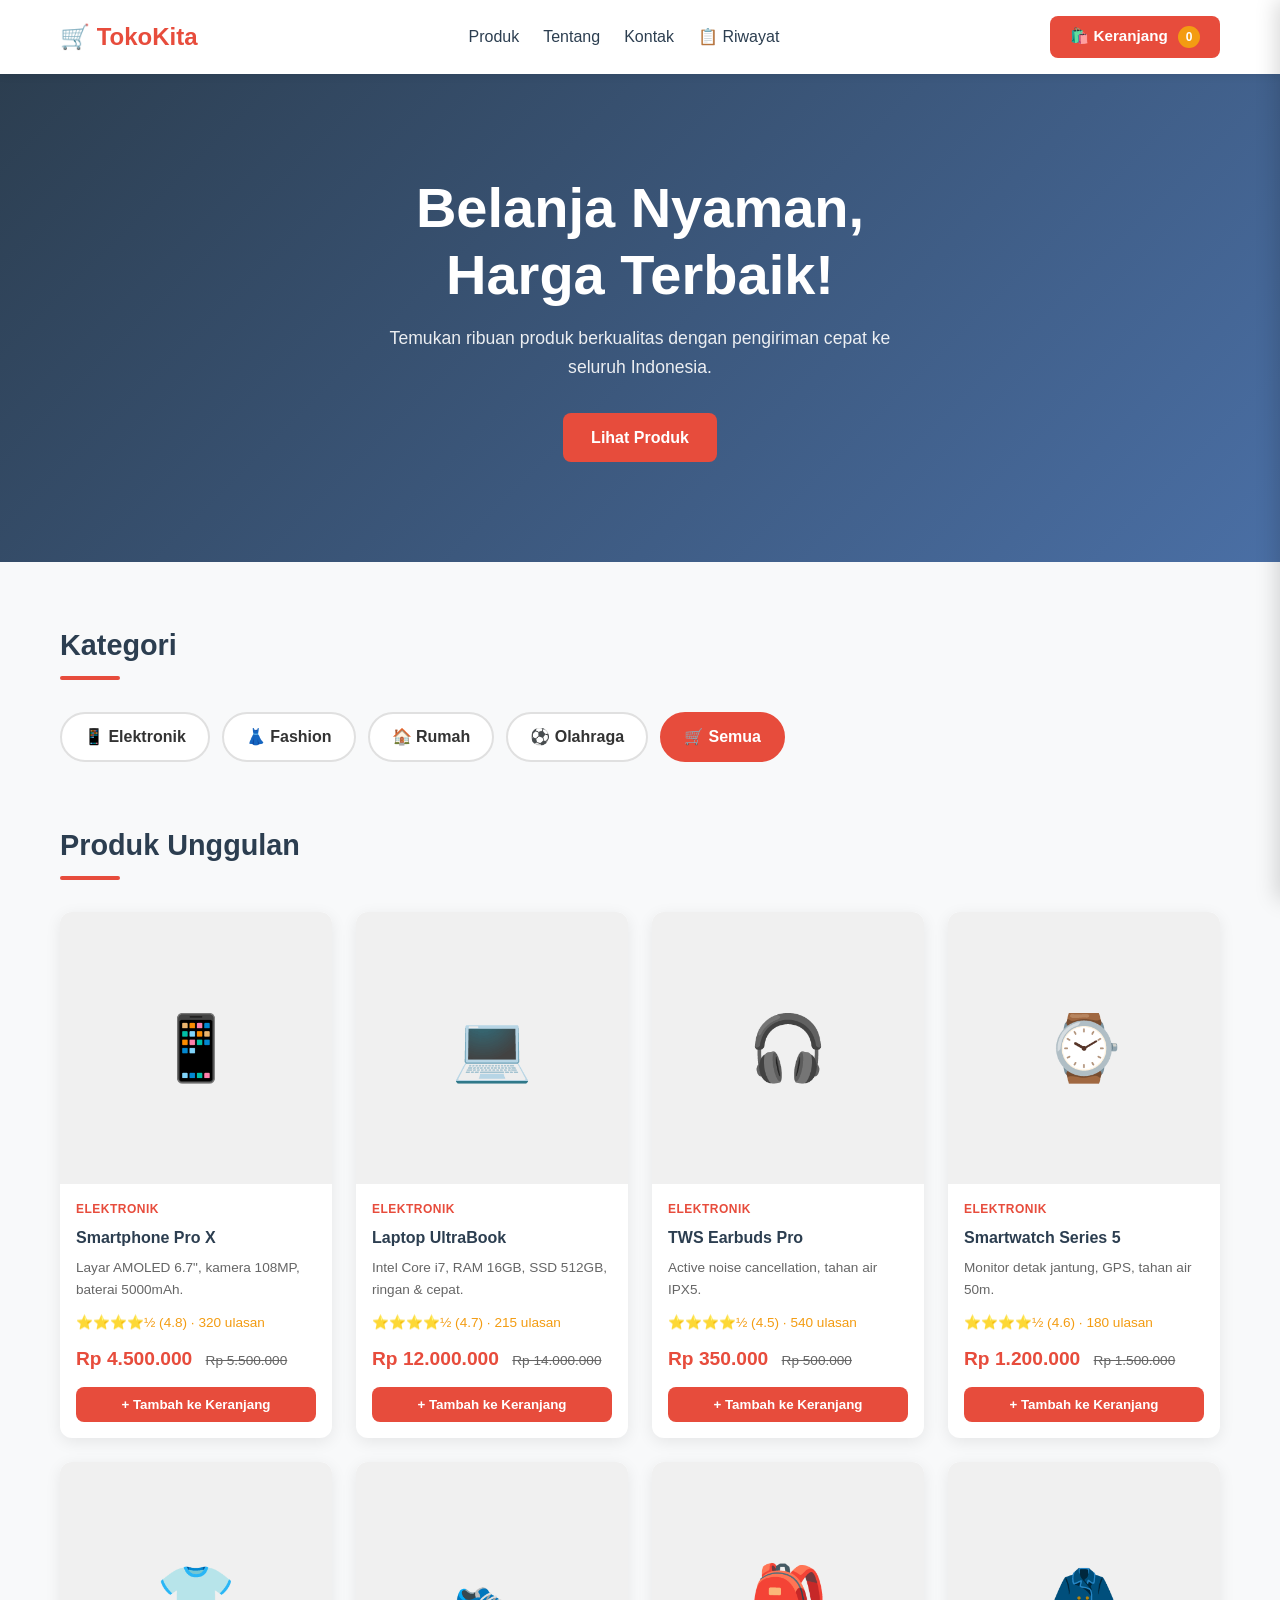
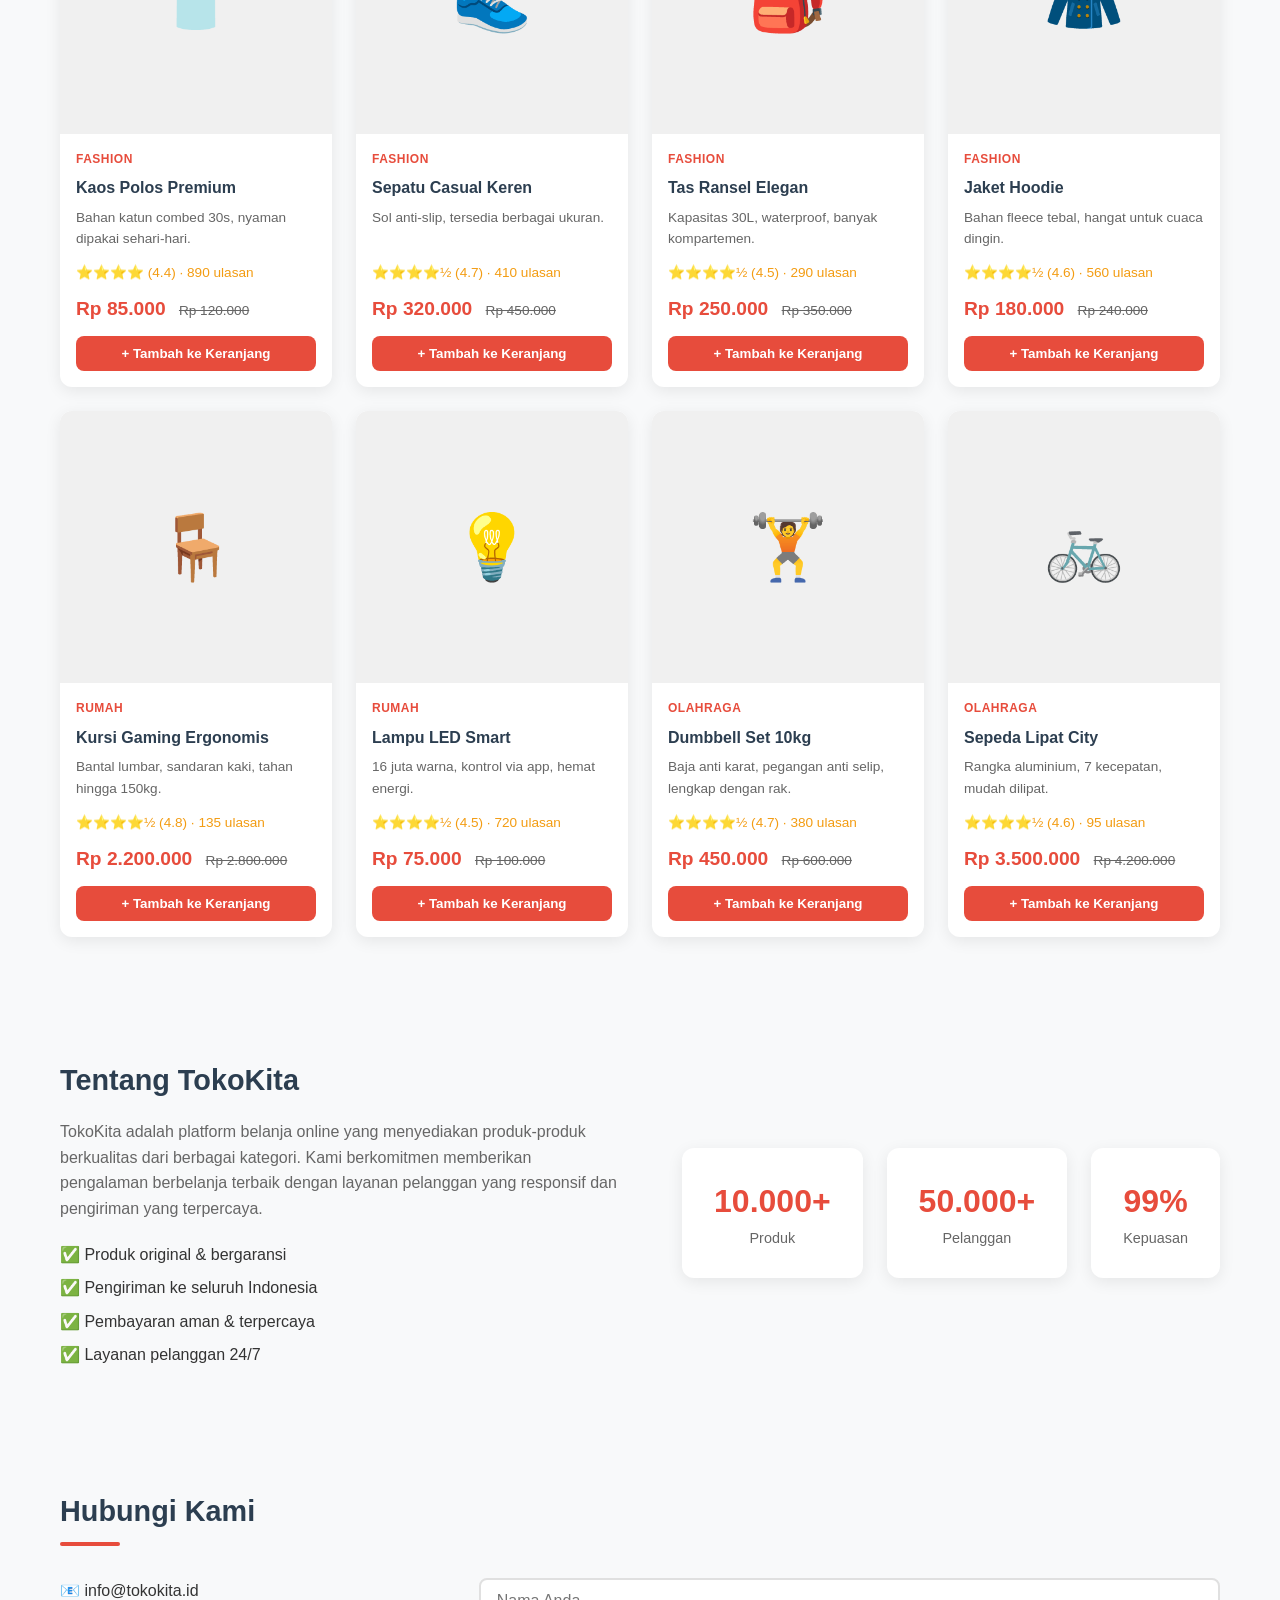
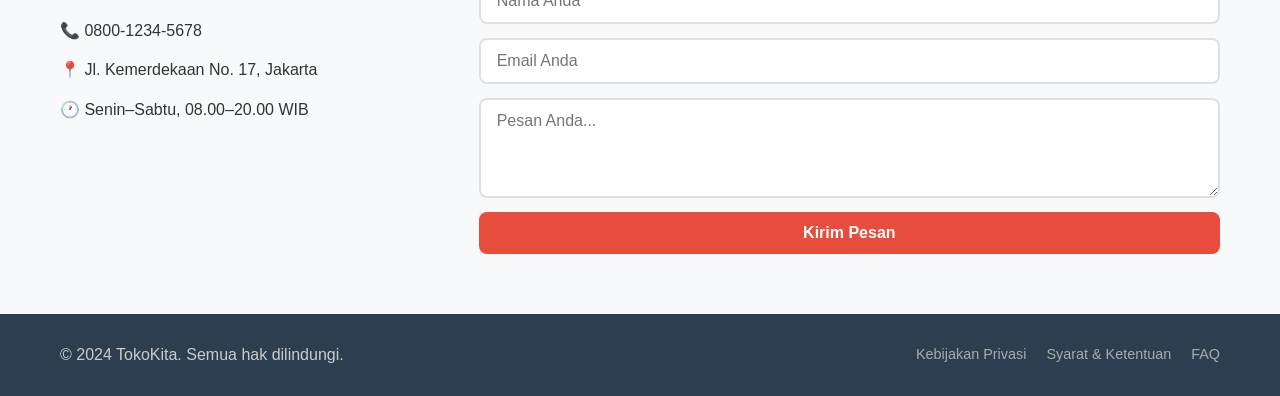
<file: index.html>
<!DOCTYPE html>
<html lang="id">
<head>
  <meta charset="UTF-8" />
  <meta name="viewport" content="width=device-width, initial-scale=1.0" />
  <title>TokoKita – Belanja Mudah & Hemat</title>
  <link rel="stylesheet" href="style.css" />
</head>
<body>

  <!-- HEADER -->
  <header>
    <div class="container header-inner">
      <a href="#" class="logo">🛒 TokoKita</a>
      <nav>
        <a href="#produk">Produk</a>
        <a href="#tentang">Tentang</a>
        <a href="#kontak">Kontak</a>
        <a href="#" id="historyNavBtn">📋 Riwayat</a>
      </nav>
      <button class="cart-btn" id="cartBtn" aria-label="Buka keranjang">
        🛍️ Keranjang <span class="cart-count" id="cartCount">0</span>
      </button>
    </div>
  </header>

  <!-- HERO -->
  <section class="hero">
    <div class="hero-content">
      <h1>Belanja Nyaman,<br/>Harga Terbaik!</h1>
      <p>Temukan ribuan produk berkualitas dengan pengiriman cepat ke seluruh Indonesia.</p>
      <a href="#produk" class="btn-primary">Lihat Produk</a>
    </div>
  </section>

  <!-- KATEGORI -->
  <section class="categories container">
    <h2 class="section-title">Kategori</h2>
    <div class="cat-grid">
      <div class="cat-card" data-filter="elektronik">📱 Elektronik</div>
      <div class="cat-card" data-filter="fashion">👗 Fashion</div>
      <div class="cat-card" data-filter="rumah">🏠 Rumah</div>
      <div class="cat-card" data-filter="olahraga">⚽ Olahraga</div>
      <div class="cat-card" data-filter="">🛒 Semua</div>
    </div>
  </section>

  <!-- PRODUK -->
  <section class="products-section container" id="produk">
    <h2 class="section-title">Produk Unggulan</h2>
    <div class="product-grid" id="productGrid"></div>
  </section>

  <!-- TENTANG -->
  <section class="about container" id="tentang">
    <div class="about-inner">
      <div class="about-text">
        <h2>Tentang TokoKita</h2>
        <p>TokoKita adalah platform belanja online yang menyediakan produk-produk berkualitas dari berbagai kategori. Kami berkomitmen memberikan pengalaman berbelanja terbaik dengan layanan pelanggan yang responsif dan pengiriman yang terpercaya.</p>
        <ul class="about-list">
          <li>✅ Produk original & bergaransi</li>
          <li>✅ Pengiriman ke seluruh Indonesia</li>
          <li>✅ Pembayaran aman & terpercaya</li>
          <li>✅ Layanan pelanggan 24/7</li>
        </ul>
      </div>
      <div class="about-stats">
        <div class="stat"><span>10.000+</span>Produk</div>
        <div class="stat"><span>50.000+</span>Pelanggan</div>
        <div class="stat"><span>99%</span>Kepuasan</div>
      </div>
    </div>
  </section>

  <!-- KONTAK -->
  <section class="contact container" id="kontak">
    <h2 class="section-title">Hubungi Kami</h2>
    <div class="contact-inner">
      <div class="contact-info">
        <p>📧 info@tokokita.id</p>
        <p>📞 0800-1234-5678</p>
        <p>📍 Jl. Kemerdekaan No. 17, Jakarta</p>
        <p>🕐 Senin–Sabtu, 08.00–20.00 WIB</p>
      </div>
      <form class="contact-form" id="contactForm">
        <input type="text" placeholder="Nama Anda" required />
        <input type="email" placeholder="Email Anda" required />
        <textarea rows="4" placeholder="Pesan Anda..." required></textarea>
        <button type="submit" class="btn-primary">Kirim Pesan</button>
      </form>
    </div>
  </section>

  <!-- FOOTER -->
  <footer>
    <div class="container footer-inner">
      <p>© 2024 TokoKita. Semua hak dilindungi.</p>
      <div class="footer-links">
        <a href="#">Kebijakan Privasi</a>
        <a href="#">Syarat & Ketentuan</a>
        <a href="#">FAQ</a>
      </div>
    </div>
  </footer>

  <!-- CART SIDEBAR -->
  <div class="cart-overlay" id="cartOverlay"></div>
  <aside class="cart-sidebar" id="cartSidebar">
    <div class="cart-header">
      <h3>🛍️ Keranjang Belanja</h3>
      <button class="close-cart" id="closeCart" aria-label="Tutup keranjang">✕</button>
    </div>
    <div class="cart-items" id="cartItems">
      <p class="cart-empty">Keranjang masih kosong.</p>
    </div>
    <div class="cart-footer">
      <div class="cart-total">Total: <strong id="cartTotal">Rp 0</strong></div>
      <button class="btn-primary" id="checkoutBtn">Checkout</button>
    </div>
  </aside>

  <!-- TOAST -->
  <div class="toast" id="toast"></div>

  <!-- CHECKOUT MODAL -->
  <div class="modal-overlay" id="modalOverlay">
    <div class="modal" id="checkoutModal">
      <h3>Informasi Pengiriman</h3>
      <form id="checkoutForm">
        <input type="text" id="coName" placeholder="Nama Lengkap" required />
        <input type="text" id="coPhone" placeholder="Nomor Telepon" required />
        <input type="text" id="coAddress" placeholder="Alamat Lengkap" required />
        <select id="coPayment" required>
          <option value="">-- Pilih Metode Pembayaran --</option>
          <option value="transfer">Transfer Bank</option>
          <option value="cod">COD (Bayar di Tempat)</option>
          <option value="ewallet">E-Wallet (GoPay / OVO / Dana)</option>
        </select>
        <div class="modal-actions">
          <button type="button" class="btn-secondary" id="cancelCheckout">Batal</button>
          <button type="submit" class="btn-primary">Pesan Sekarang</button>
        </div>
      </form>
    </div>
  </div>

  <!-- HISTORY MODAL -->
  <div class="modal-overlay" id="historyOverlay">
    <div class="modal modal-history" id="historyModal">
      <div class="modal-history-header">
        <h3>📋 Riwayat Pembelian</h3>
        <button class="close-history" id="closeHistory" aria-label="Tutup riwayat">✕</button>
      </div>
      <div class="history-list" id="historyList">
        <p class="cart-empty">Belum ada riwayat pembelian.</p>
      </div>
    </div>
  </div>

  <script src="script.js"></script>
</body>
</html>
</file>
<file: style.css>
/* ===== RESET & BASE ===== */
*, *::before, *::after { box-sizing: border-box; margin: 0; padding: 0; }

:root {
  --primary: #e74c3c;
  --primary-dark: #c0392b;
  --accent: #f39c12;
  --dark: #2c3e50;
  --light-bg: #f8f9fa;
  --card-bg: #ffffff;
  --text: #333;
  --text-light: #666;
  --border: #e0e0e0;
  --radius: 12px;
  --shadow: 0 4px 16px rgba(0,0,0,.08);
  --transition: .25s ease;
}

html { scroll-behavior: smooth; }

body {
  font-family: 'Segoe UI', Arial, sans-serif;
  color: var(--text);
  background: var(--light-bg);
  line-height: 1.6;
}

a { color: inherit; text-decoration: none; }

.container { max-width: 1200px; margin: 0 auto; padding: 0 20px; }

/* ===== BUTTONS ===== */
.btn-primary {
  display: inline-block;
  background: var(--primary);
  color: #fff;
  padding: 12px 28px;
  border: none;
  border-radius: 8px;
  font-size: 1rem;
  font-weight: 600;
  cursor: pointer;
  transition: background var(--transition), transform var(--transition);
}
.btn-primary:hover { background: var(--primary-dark); transform: translateY(-2px); }

.btn-secondary {
  display: inline-block;
  background: transparent;
  color: var(--primary);
  padding: 12px 28px;
  border: 2px solid var(--primary);
  border-radius: 8px;
  font-size: 1rem;
  font-weight: 600;
  cursor: pointer;
  transition: all var(--transition);
}
.btn-secondary:hover { background: var(--primary); color: #fff; }

/* ===== HEADER ===== */
header {
  background: #fff;
  box-shadow: 0 2px 8px rgba(0,0,0,.08);
  position: sticky;
  top: 0;
  z-index: 100;
}
.header-inner {
  display: flex;
  align-items: center;
  justify-content: space-between;
  padding: 16px 20px;
  flex-wrap: wrap;
  gap: 12px;
}
.logo { font-size: 1.5rem; font-weight: 700; color: var(--primary); }
nav { display: flex; gap: 24px; }
nav a { font-weight: 500; color: var(--dark); transition: color var(--transition); }
nav a:hover { color: var(--primary); }

.cart-btn {
  position: relative;
  background: var(--primary);
  color: #fff;
  border: none;
  padding: 10px 20px;
  border-radius: 8px;
  font-size: .95rem;
  font-weight: 600;
  cursor: pointer;
  transition: background var(--transition);
}
.cart-btn:hover { background: var(--primary-dark); }
.cart-count {
  background: var(--accent);
  color: #fff;
  border-radius: 50%;
  width: 22px;
  height: 22px;
  display: inline-flex;
  align-items: center;
  justify-content: center;
  font-size: .75rem;
  font-weight: 700;
  margin-left: 6px;
}

/* ===== HERO ===== */
.hero {
  background: linear-gradient(135deg, var(--dark) 0%, #4a6fa5 100%);
  color: #fff;
  padding: 100px 20px;
  text-align: center;
}
.hero h1 { font-size: clamp(2rem, 5vw, 3.5rem); font-weight: 800; margin-bottom: 16px; line-height: 1.2; }
.hero p { font-size: 1.1rem; opacity: .9; margin-bottom: 32px; max-width: 540px; margin-left: auto; margin-right: auto; }

/* ===== SECTION TITLE ===== */
.section-title {
  font-size: 1.8rem;
  font-weight: 700;
  color: var(--dark);
  margin-bottom: 32px;
  position: relative;
  padding-bottom: 12px;
}
.section-title::after {
  content: '';
  position: absolute;
  bottom: 0; left: 0;
  width: 60px; height: 4px;
  background: var(--primary);
  border-radius: 2px;
}

/* ===== CATEGORIES ===== */
.categories { padding: 60px 20px 20px; }
.cat-grid {
  display: flex;
  flex-wrap: wrap;
  gap: 12px;
}
.cat-card {
  background: #fff;
  border: 2px solid var(--border);
  border-radius: 30px;
  padding: 10px 22px;
  font-weight: 600;
  cursor: pointer;
  transition: all var(--transition);
  user-select: none;
}
.cat-card:hover, .cat-card.active {
  background: var(--primary);
  color: #fff;
  border-color: var(--primary);
}

/* ===== PRODUCTS ===== */
.products-section { padding: 40px 20px 60px; }
.product-grid {
  display: grid;
  grid-template-columns: repeat(auto-fill, minmax(240px, 1fr));
  gap: 24px;
}
.product-card {
  background: var(--card-bg);
  border-radius: var(--radius);
  box-shadow: var(--shadow);
  overflow: hidden;
  transition: transform var(--transition), box-shadow var(--transition);
  display: flex;
  flex-direction: column;
}
.product-card:hover { transform: translateY(-6px); box-shadow: 0 8px 28px rgba(0,0,0,.14); }

.product-img {
  width: 100%;
  aspect-ratio: 1;
  object-fit: cover;
  background: #f0f0f0;
  display: flex;
  align-items: center;
  justify-content: center;
  font-size: 4rem;
}
.product-body { padding: 16px; flex: 1; display: flex; flex-direction: column; }
.product-category {
  font-size: .75rem;
  font-weight: 700;
  text-transform: uppercase;
  letter-spacing: .5px;
  color: var(--primary);
  margin-bottom: 6px;
}
.product-name { font-size: 1rem; font-weight: 700; color: var(--dark); margin-bottom: 6px; }
.product-desc { font-size: .85rem; color: var(--text-light); margin-bottom: 12px; flex: 1; }
.product-rating { color: var(--accent); font-size: .85rem; margin-bottom: 10px; }
.product-price {
  font-size: 1.2rem;
  font-weight: 800;
  color: var(--primary);
  margin-bottom: 12px;
}
.product-original-price {
  font-size: .85rem;
  text-decoration: line-through;
  color: var(--text-light);
  margin-left: 8px;
  font-weight: 400;
}
.add-to-cart {
  width: 100%;
  padding: 10px;
  background: var(--primary);
  color: #fff;
  border: none;
  border-radius: 8px;
  font-weight: 600;
  cursor: pointer;
  transition: background var(--transition);
}
.add-to-cart:hover { background: var(--primary-dark); }

/* ===== ABOUT ===== */
.about { padding: 60px 20px; }
.about-inner {
  display: flex;
  gap: 60px;
  align-items: center;
  flex-wrap: wrap;
}
.about-text { flex: 1; min-width: 280px; }
.about-text h2 { font-size: 1.8rem; font-weight: 700; color: var(--dark); margin-bottom: 16px; }
.about-text p { color: var(--text-light); margin-bottom: 20px; }
.about-list { list-style: none; display: flex; flex-direction: column; gap: 8px; }
.about-list li { font-weight: 500; }

.about-stats {
  display: flex;
  gap: 24px;
  flex-wrap: wrap;
}
.stat {
  background: var(--card-bg);
  border-radius: var(--radius);
  box-shadow: var(--shadow);
  padding: 28px 32px;
  text-align: center;
  min-width: 120px;
}
.stat span { display: block; font-size: 2rem; font-weight: 800; color: var(--primary); }
.stat { font-size: .9rem; color: var(--text-light); font-weight: 500; }

/* ===== CONTACT ===== */
.contact { padding: 60px 20px; }
.contact-inner {
  display: flex;
  gap: 48px;
  flex-wrap: wrap;
}
.contact-info { display: flex; flex-direction: column; gap: 14px; font-size: 1rem; flex: 1; min-width: 220px; }
.contact-form {
  flex: 2;
  min-width: 280px;
  display: flex;
  flex-direction: column;
  gap: 14px;
}
.contact-form input,
.contact-form textarea,
.contact-form select {
  width: 100%;
  padding: 12px 16px;
  border: 2px solid var(--border);
  border-radius: 8px;
  font-size: 1rem;
  outline: none;
  transition: border-color var(--transition);
  font-family: inherit;
}
.contact-form input:focus,
.contact-form textarea:focus { border-color: var(--primary); }

/* ===== FOOTER ===== */
footer { background: var(--dark); color: #ccc; padding: 28px 20px; }
.footer-inner {
  display: flex;
  justify-content: space-between;
  align-items: center;
  flex-wrap: wrap;
  gap: 12px;
}
.footer-links { display: flex; gap: 20px; }
.footer-links a { color: #aaa; font-size: .9rem; transition: color var(--transition); }
.footer-links a:hover { color: #fff; }

/* ===== CART SIDEBAR ===== */
.cart-overlay {
  display: none;
  position: fixed;
  inset: 0;
  background: rgba(0,0,0,.4);
  z-index: 200;
}
.cart-overlay.open { display: block; }

.cart-sidebar {
  position: fixed;
  top: 0; right: 0;
  width: 360px;
  max-width: 100vw;
  height: 100%;
  background: #fff;
  box-shadow: -4px 0 20px rgba(0,0,0,.15);
  z-index: 201;
  transform: translateX(100%);
  transition: transform .3s ease;
  display: flex;
  flex-direction: column;
}
.cart-sidebar.open { transform: translateX(0); }

.cart-header {
  display: flex;
  justify-content: space-between;
  align-items: center;
  padding: 20px;
  border-bottom: 1px solid var(--border);
}
.cart-header h3 { font-size: 1.1rem; font-weight: 700; }
.close-cart { background: none; border: none; font-size: 1.4rem; cursor: pointer; color: var(--text-light); }
.close-cart:hover { color: var(--primary); }

.cart-items { flex: 1; overflow-y: auto; padding: 16px; display: flex; flex-direction: column; gap: 12px; }
.cart-empty { color: var(--text-light); text-align: center; margin-top: 40px; }

.cart-item {
  display: flex;
  align-items: center;
  gap: 12px;
  background: var(--light-bg);
  border-radius: 8px;
  padding: 12px;
}
.cart-item-icon { font-size: 2rem; }
.cart-item-info { flex: 1; }
.cart-item-info strong { display: block; font-size: .9rem; }
.cart-item-info span { font-size: .85rem; color: var(--text-light); }
.cart-item-price { font-weight: 700; color: var(--primary); font-size: .9rem; }

.cart-item-controls { display: flex; align-items: center; gap: 6px; margin-top: 4px; }
.qty-btn {
  width: 24px; height: 24px;
  border-radius: 50%;
  border: 1px solid var(--border);
  background: #fff;
  cursor: pointer;
  font-size: 1rem;
  font-weight: 700;
  display: flex; align-items: center; justify-content: center;
  transition: background var(--transition);
}
.qty-btn:hover { background: var(--primary); color: #fff; border-color: var(--primary); }
.qty-label { font-size: .85rem; font-weight: 600; min-width: 20px; text-align: center; }

.cart-footer {
  padding: 16px 20px;
  border-top: 1px solid var(--border);
  display: flex;
  flex-direction: column;
  gap: 12px;
}
.cart-total { font-size: 1rem; font-weight: 600; }
.cart-footer .btn-primary { width: 100%; text-align: center; }

/* ===== TOAST ===== */
.toast {
  position: fixed;
  bottom: 24px; left: 50%;
  transform: translateX(-50%) translateY(80px);
  background: var(--dark);
  color: #fff;
  padding: 12px 28px;
  border-radius: 30px;
  font-weight: 600;
  font-size: .95rem;
  z-index: 999;
  opacity: 0;
  transition: all .3s ease;
  pointer-events: none;
  white-space: nowrap;
}
.toast.show { opacity: 1; transform: translateX(-50%) translateY(0); }

/* ===== MODAL ===== */
.modal-overlay {
  display: none;
  position: fixed;
  inset: 0;
  background: rgba(0,0,0,.5);
  z-index: 300;
  align-items: center;
  justify-content: center;
}
.modal-overlay.open { display: flex; }

.modal {
  background: #fff;
  border-radius: var(--radius);
  padding: 32px;
  width: 100%;
  max-width: 480px;
  margin: 20px;
  box-shadow: 0 16px 48px rgba(0,0,0,.2);
}
.modal h3 { font-size: 1.4rem; font-weight: 700; margin-bottom: 20px; color: var(--dark); }
#checkoutForm { display: flex; flex-direction: column; gap: 14px; }
#checkoutForm input,
#checkoutForm select {
  padding: 12px 16px;
  border: 2px solid var(--border);
  border-radius: 8px;
  font-size: 1rem;
  outline: none;
  transition: border-color var(--transition);
  font-family: inherit;
}
#checkoutForm input:focus,
#checkoutForm select:focus { border-color: var(--primary); }
.modal-actions { display: flex; gap: 12px; justify-content: flex-end; margin-top: 8px; }

/* ===== HISTORY MODAL ===== */
.modal-history {
  max-width: 600px;
  max-height: 80vh;
  display: flex;
  flex-direction: column;
  padding: 0;
  overflow: hidden;
}
.modal-history-header {
  display: flex;
  align-items: center;
  justify-content: space-between;
  padding: 20px 24px;
  border-bottom: 1px solid var(--border);
}
.modal-history-header h3 { font-size: 1.3rem; font-weight: 700; color: var(--dark); }
.close-history {
  background: none;
  border: none;
  font-size: 1.2rem;
  cursor: pointer;
  color: var(--text-light);
  line-height: 1;
  padding: 4px 8px;
  border-radius: 6px;
  transition: background var(--transition);
}
.close-history:hover { background: var(--light-bg); }

.history-list {
  overflow-y: auto;
  padding: 16px 24px;
  display: flex;
  flex-direction: column;
  gap: 16px;
}
.history-order {
  border: 1px solid var(--border);
  border-radius: var(--radius);
  overflow: hidden;
}
.history-order-header {
  display: flex;
  align-items: center;
  justify-content: space-between;
  flex-wrap: wrap;
  gap: 8px;
  background: var(--light-bg);
  padding: 10px 16px;
  font-size: .9rem;
}
.history-order-id { font-weight: 700; color: var(--dark); }
.history-order-date { color: var(--text-light); }
.history-order-total { font-weight: 700; color: var(--primary); }
.history-order-info {
  display: flex;
  flex-wrap: wrap;
  gap: 10px;
  padding: 10px 16px;
  font-size: .85rem;
  color: var(--text-light);
  border-bottom: 1px solid var(--border);
}
.history-order-items { padding: 10px 16px; display: flex; flex-direction: column; gap: 6px; }
.history-item {
  display: flex;
  justify-content: space-between;
  align-items: center;
  font-size: .9rem;
  gap: 8px;
}
.history-item span:first-child { flex: 1; }
.history-item span:last-child { font-weight: 600; color: var(--primary); }

/* ===== RESPONSIVE ===== */
@media (max-width: 600px) {
  nav { display: none; }
  .about-inner { flex-direction: column; }
  .about-stats { justify-content: center; }
  .cart-sidebar { width: 100%; }
  .modal { padding: 24px 16px; }
}
</file>
